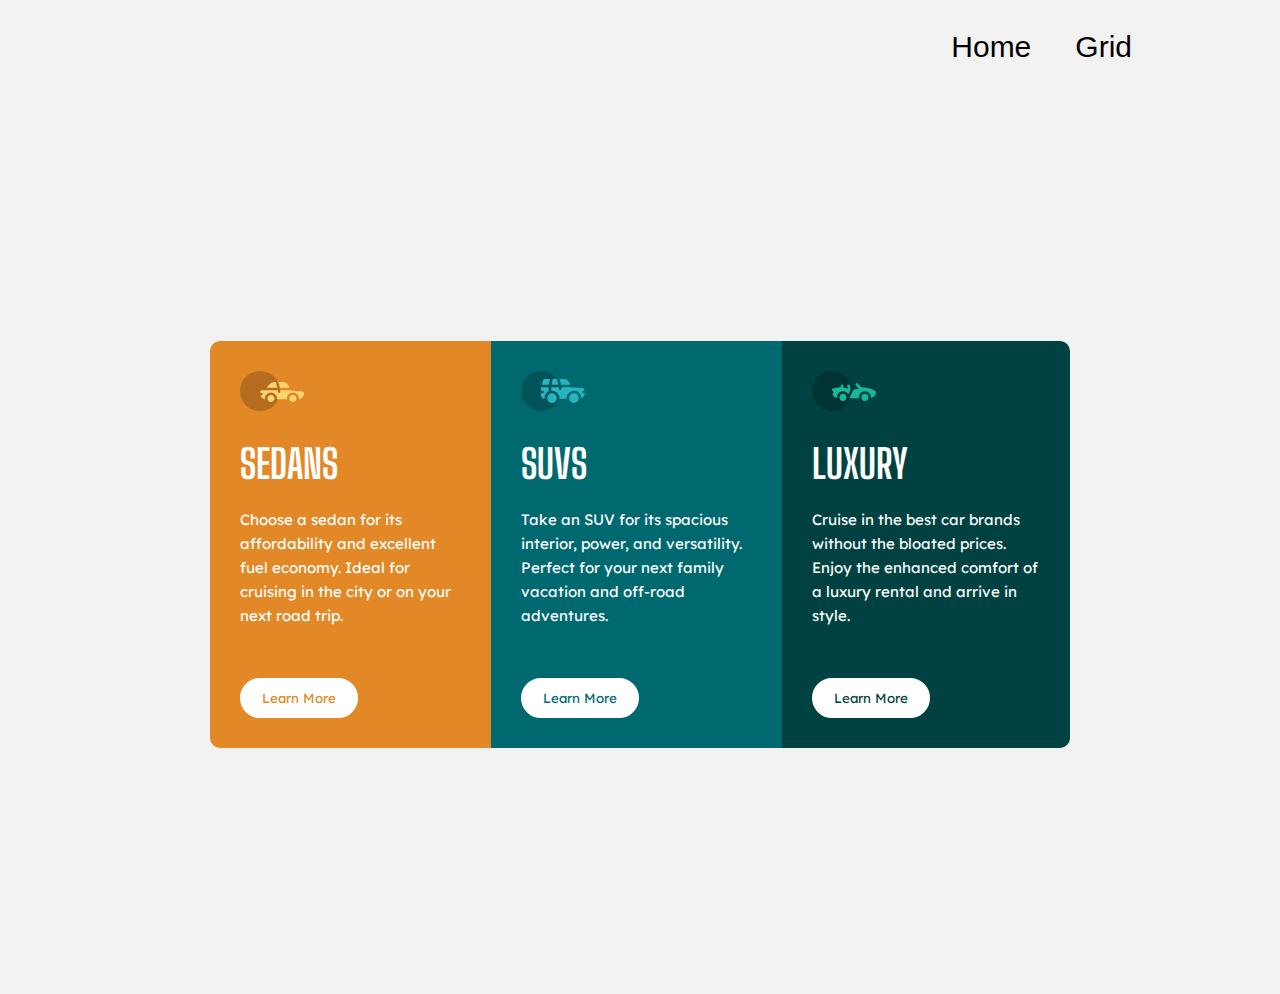
<file: index.html>
<!DOCTYPE html>
<html lang="en">
  <head>
    <meta charset="UTF-8" />
    <meta http-equiv="X-UA-Compatible" content="IE=edge" />
    <meta name="viewport" content="width=device-width, initial-scale=1.0" />
    <link rel="icon" type="image/png" sizes="32x32" href="./images/favicon-32x32.png" />
    <title>3 component preview component task</title>
    <link rel="stylesheet" href="css/style.css" />
  </head>
  <body>

    <header>
      <nav>
        <ul class="nav-links">
          <li><a href="index.html">Home</a></li>
          <li><a href="grid.html">Grid</a></li>
        </ul>
        
      </nav>
    </header>
    <main>
    <div class="container"><!-- container -->

      <div class="card-1">
          <img  class="card-image" src="images/icon-sedans.svg" alt="sedans" />
          <h2>Sedans</h2>
          <p>Choose a sedan for its affordability and excellent fuel economy. Ideal for cruising in the city or on your next road trip.</p>

          <button class="btn">Learn More</button>
      
        </div>

      <div class="card-2">
          <img class="card-image" src="images/icon-suvs.svg" alt="suvs" />
          <h2>SUVs</h2>
          <p>Take an SUV for its spacious interior, power, and versatility. Perfect for your next family vacation and off-road adventures.</p>
         
          <button class="btn">Learn More</button>
       
      </div>

      <div class="card-3">
          <img class="card-image" src="images/icon-luxury.svg" alt="luxury" />
          <h2>Luxury</h2>
          <p>Cruise in the best car brands without the bloated prices. Enjoy the enhanced comfort of a luxury rental and arrive in style.</p>
            
          <button class="btn">Learn More</button>
      </div>
    </div>
    </main>
  </body>
</html>
</file>
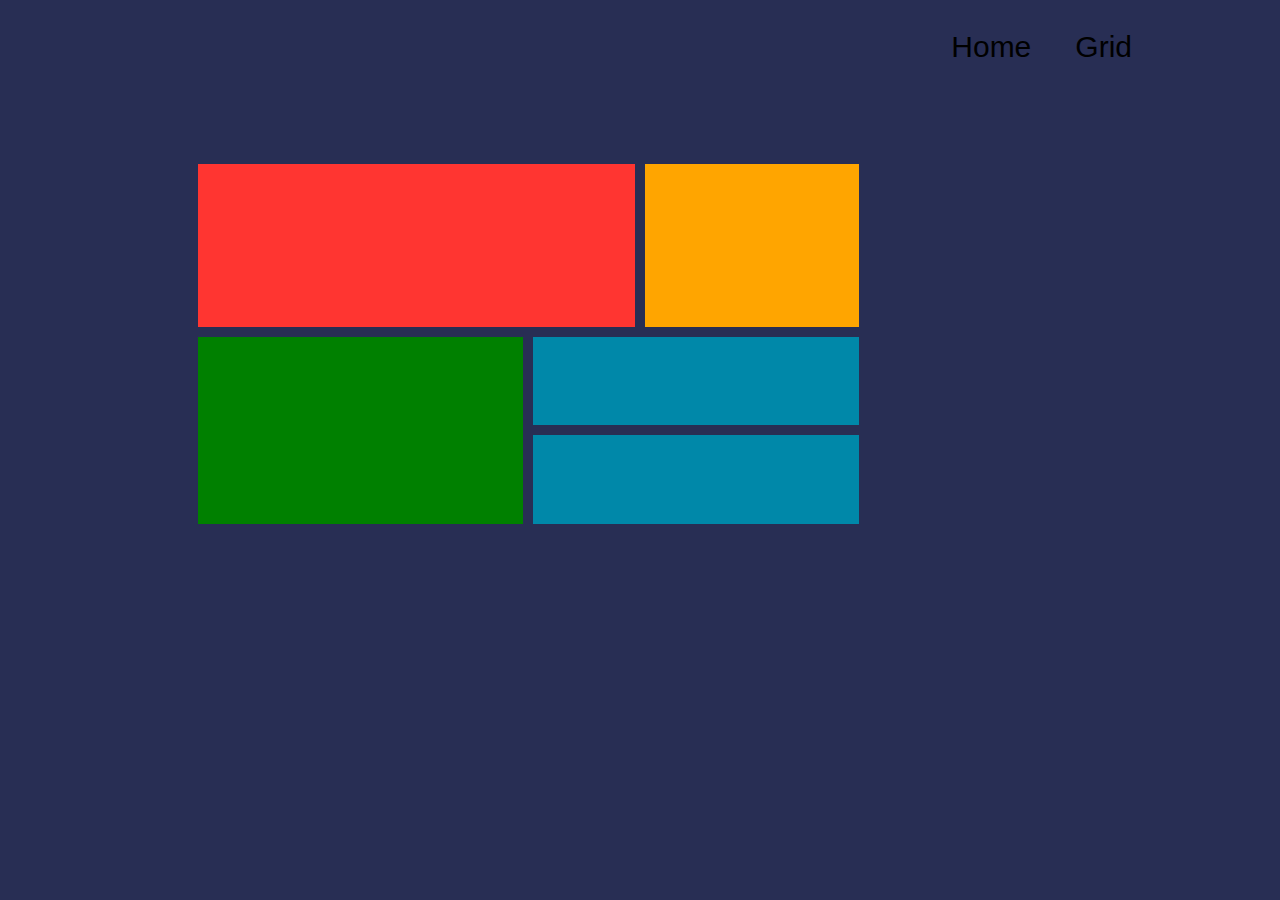
<file: grid.html>
<!DOCTYPE html>
<html lang="en">
<head>
    <meta charset="UTF-8">
    <meta http-equiv="X-UA-Compatible" content="IE=edge">
    <meta name="viewport" content="width=device-width, initial-scale=1.0">
    <title>Grid Task</title>
    <link rel="stylesheet" href="css/style.css"/>
</head>
<body id="grid-body">
    <header>
        <nav>
          <ul class="nav-links">
            <li><a href="index.html">Home</a></li>
            <li><a href="grid.html">Grid</a></li>
          </ul>
          
        </nav>
      </header>
      <main>
        <div class="grid-container">
            <div class="box-1"></div>
            <div class="box-2"></div>
            <div class="box-3"></div>
            <div class="box-4"></div>
            <div class="box-5"></div>
        </div>
      </main>
    
</body>
</html>
</file>
<file: css/style.css>
@import url('https://fonts.googleapis.com/css2?family=Lexend+Deca&display=swap');
@import url('https://fonts.googleapis.com/css2?family=Big+Shoulders+Display:wght@700&display=swap');


* {
  margin: 0;
  padding: 0;
  box-sizing: border-box;
}
li,a{
  font-family: 'Legend Deca', sans-serif;
  font-weight: 500;
  font-size: 30px ;
  color: black;
  text-decoration: none;
}
header{
  display: flex;
  justify-content: flex-end;
  align-items: center;
  padding: 30px 10%;
}
.nav-links{
  list-style: none;
}
.nav-links li{
  display: inline-block;
  padding:0px 20px;
}
.nav-links li a{
  transition: all 0.3s ease 0;
}
.nav-links li a:hover{
  color:#0088a9
}


body, button  {
    background-color:  hsl(0, 0%, 95%);
    font-family: 'Lexend Deca', sans-serif;
}
h2{
    font-family: 'Big Shoulders Display', cursive;
    font-size: 2.5rem;
    text-transform: uppercase;
    margin-bottom: 20px;
}

p{
    font-size: 15px;
    margin-bottom: 30px;
    line-height: 1.6;
    
}

.btn{
  background-color: white;
  border: 2px solid white;
  padding: 10px 20px;
  border-radius: 30px;
  cursor: pointer;
  transition: all 0.4s ease-in-out;
}
.btn:hover{
  background-color: transparent;
  color: #fff;

}

.container {
 padding: 20px;
  
}
.card-image{
  margin-bottom: 25px;
}

.card-1{
  background-color: hsl(31, 77%, 52%);
  color: white;
  border-radius: 10px 10px 0 0;
  padding: 30px;


}

.card-1 .btn{
  color: hsl(31, 77%, 52%);
}

.card-2{
  background-color:  hsl(184, 100%, 22%);
  color: white;
  padding: 30px;

}
.card-2 .btn{
  color: hsl(184, 100%, 22%);
}

.card-3{
  background-color: hsl(179, 100%, 13%);
  color: white;
  border-radius: 0px 0px 10px 10px;
  padding: 30px;

}
.card-3 .btn{
  color:hsl(179, 100%, 13%);
}
.btn:hover{
  background-color: transparent;
  color: #fff;

}

@media (min-width: 992px){
  .container{
    display: flex;
    align-items: center;
    justify-content:center;
    min-height: 100vh;
    max-width: 900px ;
    margin: auto;
  }
  .card-1{
    border-radius: 10px 0px 0px 10px;
  }
  .card-3{
  border-radius: 0px 10px 10px 0;
  }
  
  .card-1 .card-2 .card-3{
  padding: 45px;
  }
  p{
    margin-bottom: 50px;
  }

}


#grid-body{
  background-color: #282E54
}
.grid-container{
  margin: 0 auto;
  padding: 70px;
  width: 80%;
  height: 500px;
  display: grid;
  grid-template-columns: repeat(8, 1fr);
  grid-template-rows: repeat(15, 1fr);
  grid-gap: 10px;
  
  
}
.box-1{
  background-color:#FF3531;
  grid-column: 1/5 ;
  grid-row:1/8 ;

}
.box-2{
  background-color:orange;
  grid-column:5/7;
  grid-row:1/8;

}
.box-3{
  background-color: green;
  grid-column:1/4;
  grid-row:8/16;


}
.box-4{
  background-color: #0088a9;
  grid-column:4/7;
  grid-row:8/12;


}
.box-5{
background-color: #0088a9;
  grid-column:4/7;
  grid-row:12/16;
}
</file>
